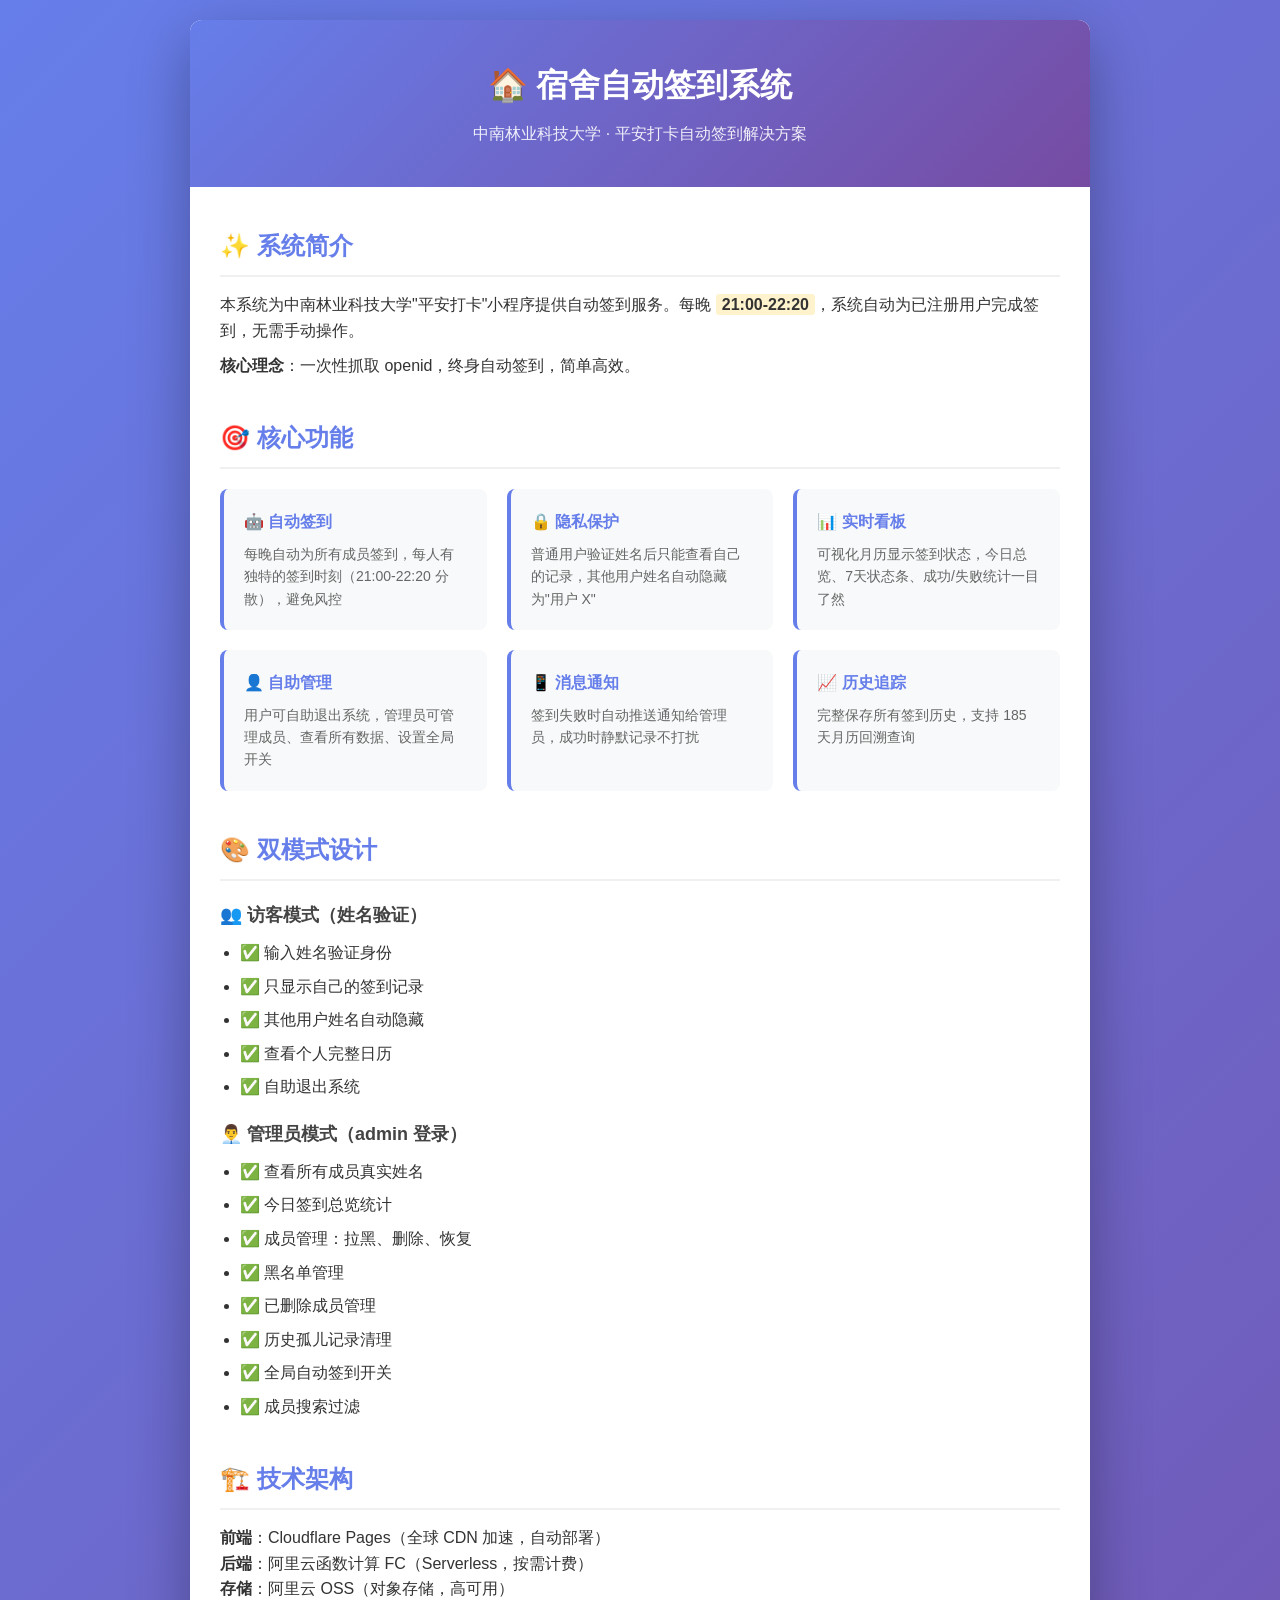
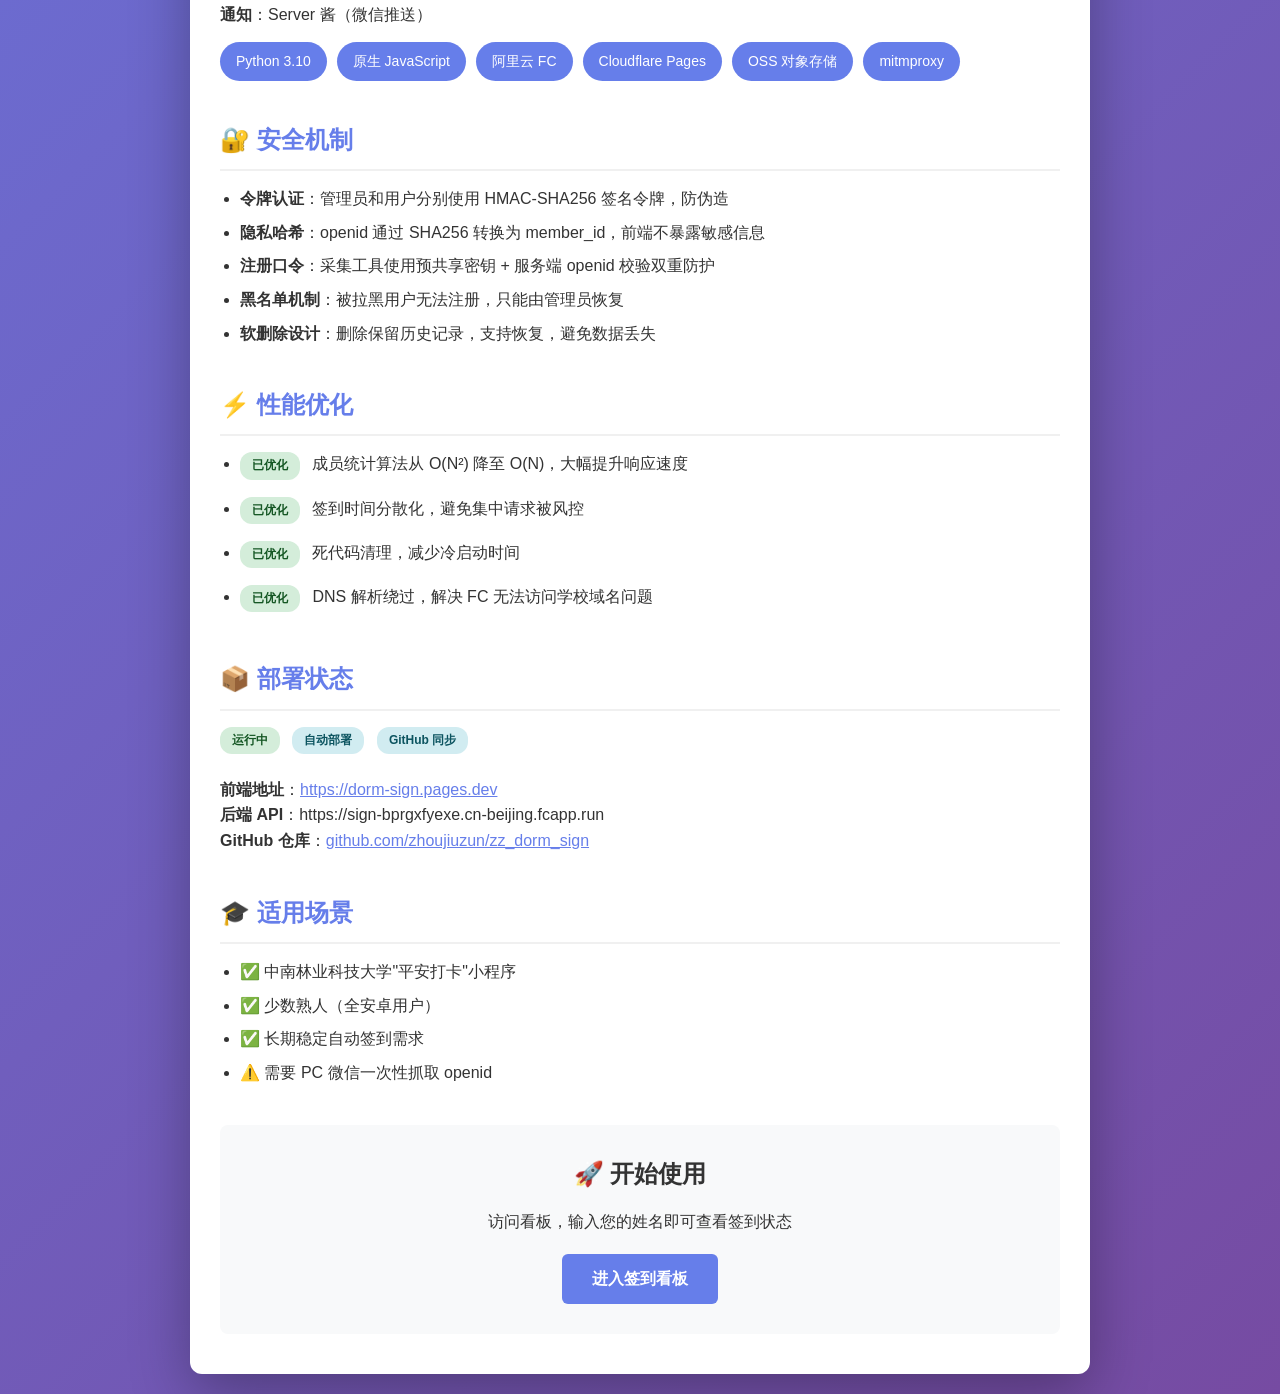
<file: cloudflare-dist/README.html>
<!DOCTYPE html>
<html lang="zh-CN">
<head>
  <meta charset="UTF-8">
  <meta name="viewport" content="width=device-width, initial-scale=1.0">
  <title>宿舍自动签到系统 - 功能介绍</title>
  <style>
    * { margin: 0; padding: 0; box-sizing: border-box; }
    body {
      font-family: -apple-system, BlinkMacSystemFont, "Segoe UI", Roboto, "Helvetica Neue", Arial, sans-serif;
      line-height: 1.6;
      color: #333;
      background: linear-gradient(135deg, #667eea 0%, #764ba2 100%);
      min-height: 100vh;
      padding: 20px;
    }
    .container {
      max-width: 900px;
      margin: 0 auto;
      background: white;
      border-radius: 12px;
      box-shadow: 0 20px 60px rgba(0,0,0,0.3);
      overflow: hidden;
    }
    .header {
      background: linear-gradient(135deg, #667eea 0%, #764ba2 100%);
      color: white;
      padding: 40px 30px;
      text-align: center;
    }
    .header h1 {
      font-size: 32px;
      margin-bottom: 10px;
    }
    .header p {
      font-size: 16px;
      opacity: 0.9;
    }
    .content {
      padding: 40px 30px;
    }
    .section {
      margin-bottom: 40px;
    }
    .section h2 {
      font-size: 24px;
      color: #667eea;
      margin-bottom: 15px;
      padding-bottom: 10px;
      border-bottom: 2px solid #f0f0f0;
    }
    .section h3 {
      font-size: 18px;
      color: #444;
      margin: 20px 0 10px 0;
    }
    .feature-grid {
      display: grid;
      grid-template-columns: repeat(auto-fit, minmax(250px, 1fr));
      gap: 20px;
      margin-top: 20px;
    }
    .feature-card {
      background: #f8f9fa;
      padding: 20px;
      border-radius: 8px;
      border-left: 4px solid #667eea;
    }
    .feature-card h4 {
      color: #667eea;
      margin-bottom: 8px;
      font-size: 16px;
    }
    .feature-card p {
      font-size: 14px;
      color: #666;
    }
    .badge {
      display: inline-block;
      padding: 4px 12px;
      border-radius: 12px;
      font-size: 12px;
      font-weight: bold;
      margin-right: 8px;
      margin-bottom: 8px;
    }
    .badge-success { background: #d4edda; color: #155724; }
    .badge-warning { background: #fff3cd; color: #856404; }
    .badge-info { background: #d1ecf1; color: #0c5460; }
    .tech-stack {
      display: flex;
      flex-wrap: wrap;
      gap: 10px;
      margin-top: 15px;
    }
    .tech-item {
      background: #667eea;
      color: white;
      padding: 8px 16px;
      border-radius: 20px;
      font-size: 14px;
    }
    .btn {
      display: inline-block;
      padding: 12px 30px;
      background: #667eea;
      color: white;
      text-decoration: none;
      border-radius: 6px;
      font-weight: bold;
      transition: all 0.3s;
    }
    .btn:hover {
      background: #5568d3;
      transform: translateY(-2px);
      box-shadow: 0 5px 15px rgba(102, 126, 234, 0.4);
    }
    .cta {
      text-align: center;
      padding: 30px;
      background: #f8f9fa;
      border-radius: 8px;
      margin-top: 30px;
    }
    ul {
      margin-left: 20px;
      margin-top: 10px;
    }
    li {
      margin-bottom: 8px;
    }
    .highlight {
      background: #fff3cd;
      padding: 2px 6px;
      border-radius: 3px;
      font-weight: bold;
    }
    @media (max-width: 768px) {
      .header h1 { font-size: 24px; }
      .content { padding: 20px; }
      .feature-grid { grid-template-columns: 1fr; }
    }
  </style>
</head>
<body>
  <div class="container">
    <div class="header">
      <h1>🏠 宿舍自动签到系统</h1>
      <p>中南林业科技大学 · 平安打卡自动签到解决方案</p>
    </div>

    <div class="content">
      <div class="section">
        <h2>✨ 系统简介</h2>
        <p>本系统为中南林业科技大学"平安打卡"小程序提供自动签到服务。每晚 <span class="highlight">21:00-22:20</span>，系统自动为已注册用户完成签到，无需手动操作。</p>
        <p style="margin-top: 10px;"><strong>核心理念</strong>：一次性抓取 openid，终身自动签到，简单高效。</p>
      </div>

      <div class="section">
        <h2>🎯 核心功能</h2>
        <div class="feature-grid">
          <div class="feature-card">
            <h4>🤖 自动签到</h4>
            <p>每晚自动为所有成员签到，每人有独特的签到时刻（21:00-22:20 分散），避免风控</p>
          </div>
          <div class="feature-card">
            <h4>🔒 隐私保护</h4>
            <p>普通用户验证姓名后只能查看自己的记录，其他用户姓名自动隐藏为"用户 X"</p>
          </div>
          <div class="feature-card">
            <h4>📊 实时看板</h4>
            <p>可视化月历显示签到状态，今日总览、7天状态条、成功/失败统计一目了然</p>
          </div>
          <div class="feature-card">
            <h4>👤 自助管理</h4>
            <p>用户可自助退出系统，管理员可管理成员、查看所有数据、设置全局开关</p>
          </div>
          <div class="feature-card">
            <h4>📱 消息通知</h4>
            <p>签到失败时自动推送通知给管理员，成功时静默记录不打扰</p>
          </div>
          <div class="feature-card">
            <h4>📈 历史追踪</h4>
            <p>完整保存所有签到历史，支持 185 天月历回溯查询</p>
          </div>
        </div>
      </div>

      <div class="section">
        <h2>🎨 双模式设计</h2>

        <h3>👥 访客模式（姓名验证）</h3>
        <ul>
          <li>✅ 输入姓名验证身份</li>
          <li>✅ 只显示自己的签到记录</li>
          <li>✅ 其他用户姓名自动隐藏</li>
          <li>✅ 查看个人完整日历</li>
          <li>✅ 自助退出系统</li>
        </ul>

        <h3>👨‍💼 管理员模式（admin 登录）</h3>
        <ul>
          <li>✅ 查看所有成员真实姓名</li>
          <li>✅ 今日签到总览统计</li>
          <li>✅ 成员管理：拉黑、删除、恢复</li>
          <li>✅ 黑名单管理</li>
          <li>✅ 已删除成员管理</li>
          <li>✅ 历史孤儿记录清理</li>
          <li>✅ 全局自动签到开关</li>
          <li>✅ 成员搜索过滤</li>
        </ul>
      </div>

      <div class="section">
        <h2>🏗️ 技术架构</h2>
        <p><strong>前端</strong>：Cloudflare Pages（全球 CDN 加速，自动部署）</p>
        <p><strong>后端</strong>：阿里云函数计算 FC（Serverless，按需计费）</p>
        <p><strong>存储</strong>：阿里云 OSS（对象存储，高可用）</p>
        <p><strong>通知</strong>：Server 酱（微信推送）</p>

        <div class="tech-stack">
          <span class="tech-item">Python 3.10</span>
          <span class="tech-item">原生 JavaScript</span>
          <span class="tech-item">阿里云 FC</span>
          <span class="tech-item">Cloudflare Pages</span>
          <span class="tech-item">OSS 对象存储</span>
          <span class="tech-item">mitmproxy</span>
        </div>
      </div>

      <div class="section">
        <h2>🔐 安全机制</h2>
        <ul>
          <li><strong>令牌认证</strong>：管理员和用户分别使用 HMAC-SHA256 签名令牌，防伪造</li>
          <li><strong>隐私哈希</strong>：openid 通过 SHA256 转换为 member_id，前端不暴露敏感信息</li>
          <li><strong>注册口令</strong>：采集工具使用预共享密钥 + 服务端 openid 校验双重防护</li>
          <li><strong>黑名单机制</strong>：被拉黑用户无法注册，只能由管理员恢复</li>
          <li><strong>软删除设计</strong>：删除保留历史记录，支持恢复，避免数据丢失</li>
        </ul>
      </div>

      <div class="section">
        <h2>⚡ 性能优化</h2>
        <ul>
          <li><span class="badge badge-success">已优化</span> 成员统计算法从 O(N²) 降至 O(N)，大幅提升响应速度</li>
          <li><span class="badge badge-success">已优化</span> 签到时间分散化，避免集中请求被风控</li>
          <li><span class="badge badge-success">已优化</span> 死代码清理，减少冷启动时间</li>
          <li><span class="badge badge-success">已优化</span> DNS 解析绕过，解决 FC 无法访问学校域名问题</li>
        </ul>
      </div>

      <div class="section">
        <h2>📦 部署状态</h2>
        <p>
          <span class="badge badge-success">运行中</span>
          <span class="badge badge-info">自动部署</span>
          <span class="badge badge-info">GitHub 同步</span>
        </p>
        <p style="margin-top: 15px;">
          <strong>前端地址</strong>：<a href="https://dorm-sign.pages.dev" target="_blank" style="color: #667eea;">https://dorm-sign.pages.dev</a><br>
          <strong>后端 API</strong>：https://sign-bprgxfyexe.cn-beijing.fcapp.run<br>
          <strong>GitHub 仓库</strong>：<a href="https://github.com/zhoujiuzun/zz_dorm_sign" target="_blank" style="color: #667eea;">github.com/zhoujiuzun/zz_dorm_sign</a>
        </p>
      </div>

      <div class="section">
        <h2>🎓 适用场景</h2>
        <ul>
          <li>✅ 中南林业科技大学"平安打卡"小程序</li>
          <li>✅ 少数熟人（全安卓用户）</li>
          <li>✅ 长期稳定自动签到需求</li>
          <li>⚠️ 需要 PC 微信一次性抓取 openid</li>
        </ul>
      </div>

      <div class="cta">
        <h2 style="margin-bottom: 15px;">🚀 开始使用</h2>
        <p style="margin-bottom: 20px;">访问看板，输入您的姓名即可查看签到状态</p>
        <a href="/" class="btn">进入签到看板</a>
      </div>
    </div>
  </div>
</body>
</html>
</file>
